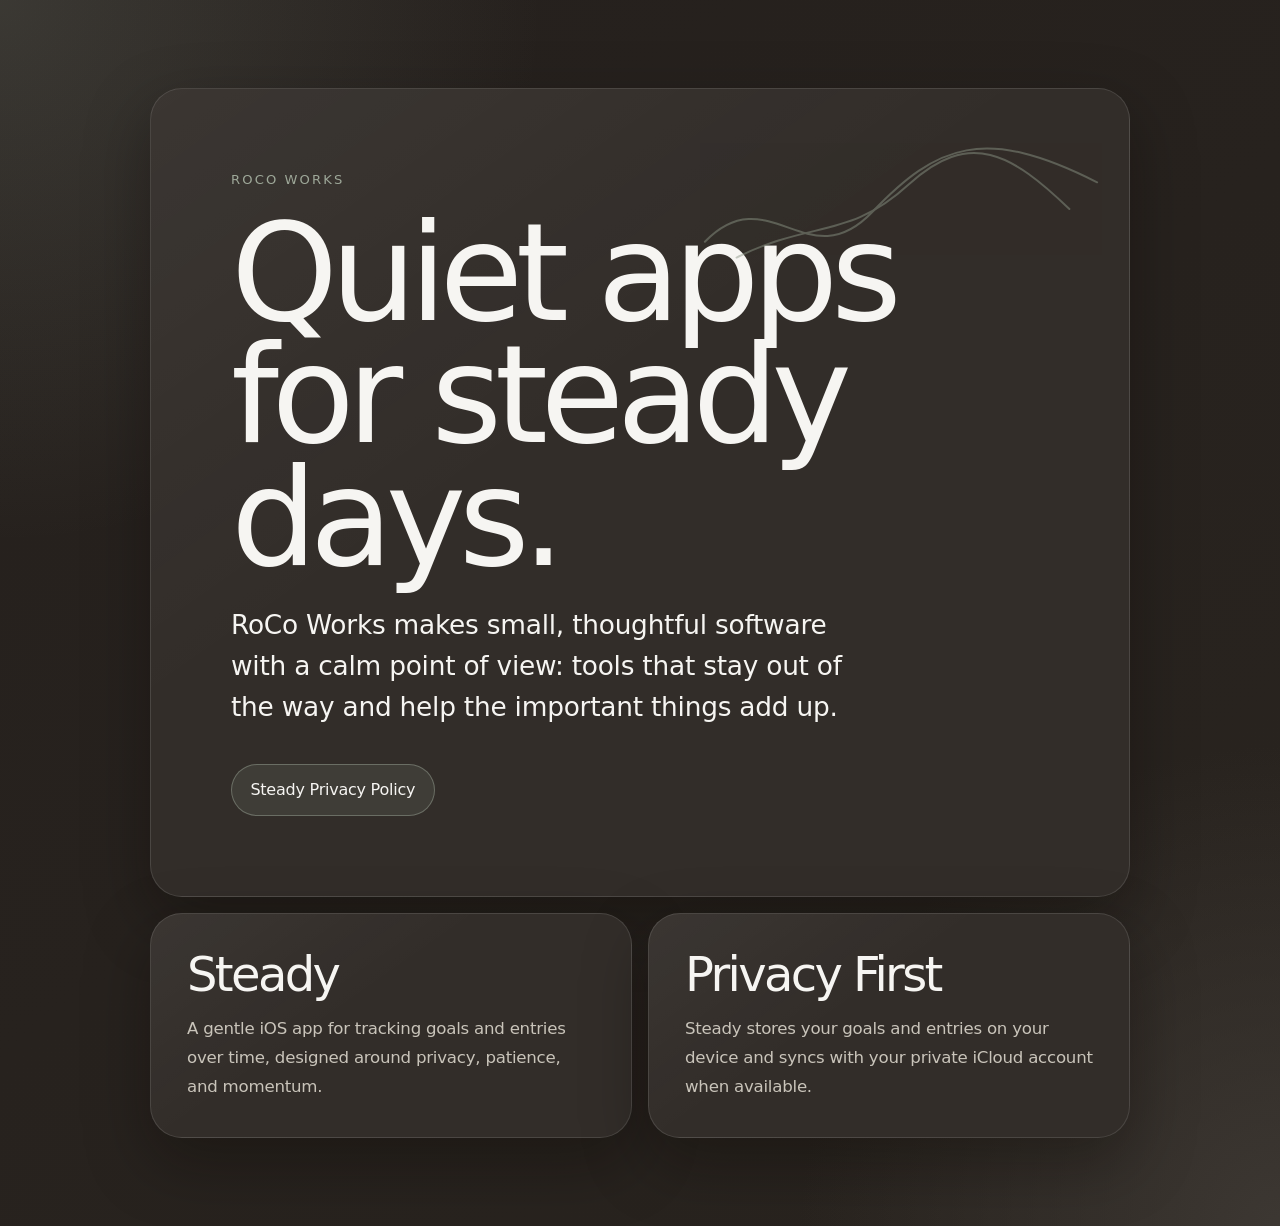
<file: index.html>
<!doctype html>
<html lang="en">
  <head>
    <meta charset="utf-8">
    <meta name="viewport" content="width=device-width, initial-scale=1">
    <title>RoCo Works</title>
    <meta
      name="description"
      content="RoCo Works makes quiet, thoughtful apps, including Steady."
    >
    <link rel="canonical" href="https://rocoworks.com/">
    <link rel="stylesheet" href="/styles.css">
  </head>
  <body>
    <main class="site-shell">
      <section class="hero card" aria-labelledby="home-title">
        <div class="path-mark" aria-hidden="true">
          <svg viewBox="0 0 420 180" role="img">
            <path d="M12 134 C76 68 116 172 181 104 S294 16 408 74"></path>
            <path d="M44 150 C120 112 157 132 218 76 S322 45 380 101"></path>
          </svg>
        </div>

        <p class="eyebrow">RoCo Works</p>
        <h1 id="home-title">Quiet apps for steady days.</h1>
        <p class="lede">
          RoCo Works makes small, thoughtful software with a calm point of view:
          tools that stay out of the way and help the important things add up.
        </p>

        <div class="actions" aria-label="Primary links">
          <a class="button" href="/steady/privacy/">Steady Privacy Policy</a>
        </div>
      </section>

      <section class="grid" aria-label="About RoCo Works">
        <article class="card compact">
          <h2>Steady</h2>
          <p>
            A gentle iOS app for tracking goals and entries over time, designed
            around privacy, patience, and momentum.
          </p>
        </article>

        <article class="card compact">
          <h2>Privacy First</h2>
          <p>
            Steady stores your goals and entries on your device and syncs with
            your private iCloud account when available.
          </p>
        </article>
      </section>
    </main>
  </body>
</html>
</file>
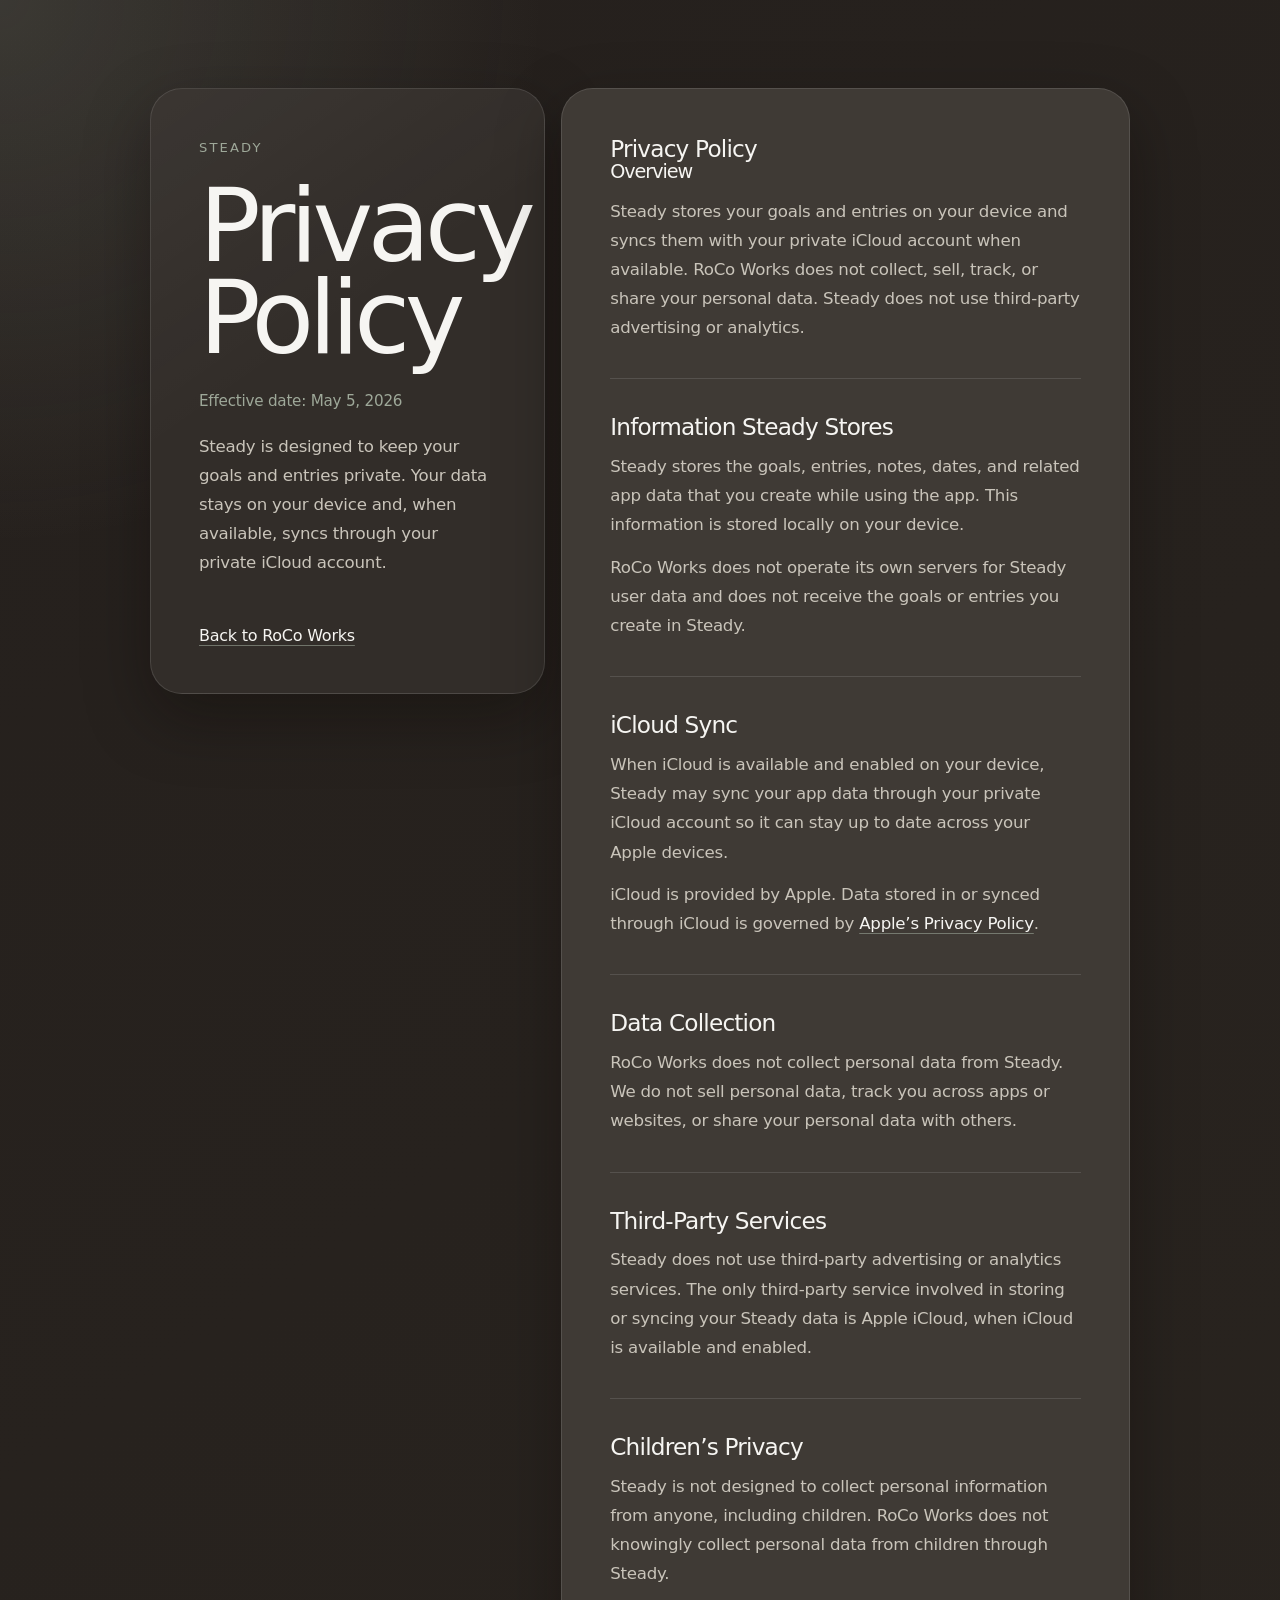
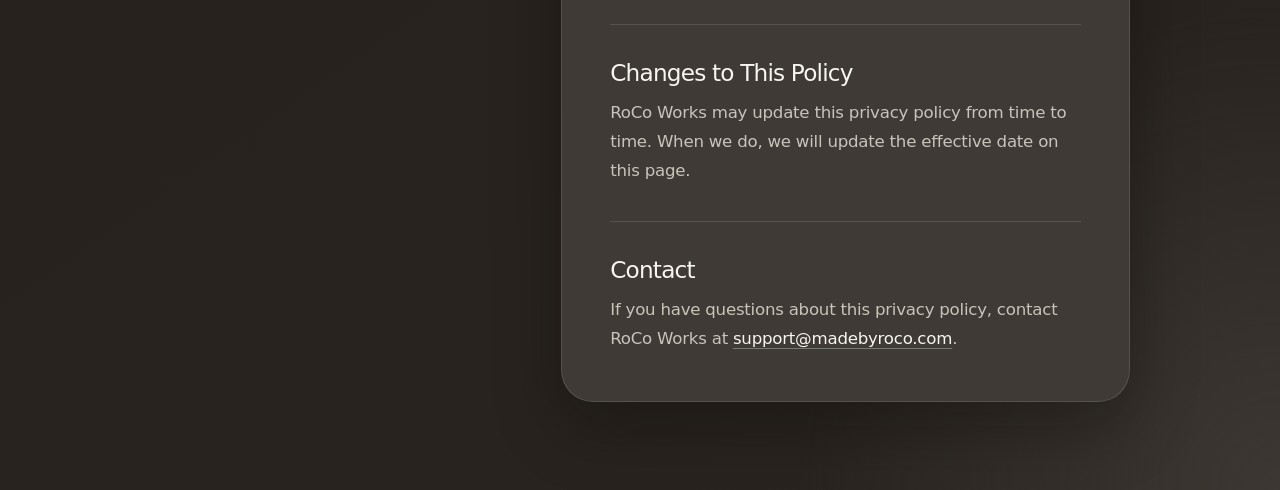
<file: steady/privacy/index.html>
<!doctype html>
<html lang="en">
  <head>
    <meta charset="utf-8">
    <meta name="viewport" content="width=device-width, initial-scale=1">
    <title>Steady Privacy Policy | RoCo Works</title>
    <meta
      name="description"
      content="Privacy policy for Steady, an iOS app by RoCo Works."
    >
    <link rel="canonical" href="https://rocoworks.com/steady/privacy/">
    <link rel="stylesheet" href="/styles.css">
  </head>
  <body>
    <main class="site-shell policy-layout">
      <header class="policy-intro card">
        <p class="eyebrow">Steady</p>
        <h1>Privacy Policy</h1>
        <p class="effective-date">Effective date: May 5, 2026</p>
        <p>
          Steady is designed to keep your goals and entries private. Your data
          stays on your device and, when available, syncs through your private
          iCloud account.
        </p>
        <a class="text-link back-link" href="/">Back to RoCo Works</a>
      </header>

      <article class="policy-content card" aria-labelledby="policy-title">
        <section aria-labelledby="overview">
          <h2 id="policy-title">Privacy Policy</h2>
          <h3 id="overview">Overview</h3>
          <p>
            Steady stores your goals and entries on your device and syncs them
            with your private iCloud account when available. RoCo Works does not
            collect, sell, track, or share your personal data. Steady does not
            use third-party advertising or analytics.
          </p>
        </section>

        <section aria-labelledby="information-steady-stores">
          <h2 id="information-steady-stores">Information Steady Stores</h2>
          <p>
            Steady stores the goals, entries, notes, dates, and related app data
            that you create while using the app. This information is stored
            locally on your device.
          </p>
          <p>
            RoCo Works does not operate its own servers for Steady user data and
            does not receive the goals or entries you create in Steady.
          </p>
        </section>

        <section aria-labelledby="icloud-sync">
          <h2 id="icloud-sync">iCloud Sync</h2>
          <p>
            When iCloud is available and enabled on your device, Steady may sync
            your app data through your private iCloud account so it can stay up
            to date across your Apple devices.
          </p>
          <p>
            iCloud is provided by Apple. Data stored in or synced through iCloud
            is governed by
            <a class="text-link" href="https://www.apple.com/legal/privacy/" rel="noopener">
              Apple’s Privacy Policy</a>.
          </p>
        </section>

        <section aria-labelledby="data-collection">
          <h2 id="data-collection">Data Collection</h2>
          <p>
            RoCo Works does not collect personal data from Steady. We do not
            sell personal data, track you across apps or websites, or share your
            personal data with others.
          </p>
        </section>

        <section aria-labelledby="third-party-services">
          <h2 id="third-party-services">Third-Party Services</h2>
          <p>
            Steady does not use third-party advertising or analytics services.
            The only third-party service involved in storing or syncing your
            Steady data is Apple iCloud, when iCloud is available and enabled.
          </p>
        </section>

        <section aria-labelledby="childrens-privacy">
          <h2 id="childrens-privacy">Children’s Privacy</h2>
          <p>
            Steady is not designed to collect personal information from anyone,
            including children. RoCo Works does not knowingly collect personal
            data from children through Steady.
          </p>
        </section>

        <section aria-labelledby="changes-to-this-policy">
          <h2 id="changes-to-this-policy">Changes to This Policy</h2>
          <p>
            RoCo Works may update this privacy policy from time to time. When we
            do, we will update the effective date on this page.
          </p>
        </section>

        <section aria-labelledby="contact">
          <h2 id="contact">Contact</h2>
          <p>
            If you have questions about this privacy policy, contact RoCo Works
            at
            <a class="text-link" href="mailto:support@madebyroco.com">
              support@madebyroco.com</a>.
          </p>
        </section>
      </article>
    </main>
  </body>
</html>
</file>
<file: styles.css>
:root {
  color-scheme: dark;
  --background: #25201d;
  --background-soft: #29241f;
  --surface: #322d29;
  --surface-secondary: #3f3a35;
  --text: #f6f5f2;
  --text-secondary: #c9c4ba;
  --accent: #9ea899;
  --accent-muted: #8c9687;
  --border: rgba(246, 245, 242, 0.12);
  --shadow: rgba(8, 6, 4, 0.34);
  --max-width: 980px;
}

* {
  box-sizing: border-box;
}

html {
  min-height: 100%;
  background: var(--background);
}

body {
  min-height: 100vh;
  margin: 0;
  color: var(--text);
  font-family:
    ui-sans-serif,
    system-ui,
    -apple-system,
    BlinkMacSystemFont,
    "Segoe UI",
    sans-serif;
  font-weight: 300;
  letter-spacing: -0.015em;
  background:
    radial-gradient(circle at top left, rgba(158, 168, 153, 0.18), transparent 34rem),
    radial-gradient(circle at bottom right, rgba(63, 58, 53, 0.88), transparent 30rem),
    linear-gradient(145deg, var(--background), var(--background-soft));
}

a {
  color: inherit;
}

.site-shell {
  width: min(100% - 2rem, var(--max-width));
  margin: 0 auto;
  padding: clamp(2rem, 7vw, 5.5rem) 0;
}

.card {
  position: relative;
  overflow: hidden;
  border: 1px solid var(--border);
  border-radius: 2rem;
  background:
    linear-gradient(145deg, rgba(255, 255, 255, 0.045), transparent 42%),
    var(--surface);
  box-shadow: 0 1.5rem 4rem var(--shadow);
}

.hero {
  min-height: min(72vh, 46rem);
  padding: clamp(2rem, 7vw, 5rem);
  display: flex;
  flex-direction: column;
  justify-content: flex-end;
}

.eyebrow {
  margin: 0 0 1.25rem;
  color: var(--accent);
  font-size: 0.82rem;
  font-weight: 400;
  letter-spacing: 0.16em;
  text-transform: uppercase;
}

h1,
h2,
h3 {
  margin: 0;
  font-weight: 300;
  letter-spacing: -0.055em;
  text-wrap: balance;
}

h1 {
  max-width: 12ch;
  font-size: clamp(3.6rem, 12vw, 8.5rem);
  line-height: 0.9;
}

h2 {
  font-size: clamp(1.8rem, 4vw, 3rem);
  line-height: 1;
}

h3 {
  color: var(--text);
  font-size: 1.2rem;
  line-height: 1.2;
}

p {
  color: var(--text-secondary);
  font-size: 1.04rem;
  line-height: 1.75;
}

.lede {
  max-width: 39rem;
  margin: 1.6rem 0 0;
  color: var(--text);
  font-size: clamp(1.2rem, 2.6vw, 1.65rem);
  line-height: 1.55;
}

.actions {
  display: flex;
  flex-wrap: wrap;
  gap: 0.8rem;
  margin-top: 2.25rem;
}

.button {
  display: inline-flex;
  align-items: center;
  justify-content: center;
  min-height: 3.25rem;
  padding: 0.85rem 1.15rem;
  border: 1px solid rgba(158, 168, 153, 0.46);
  border-radius: 999px;
  color: var(--text);
  background: rgba(158, 168, 153, 0.13);
  font-weight: 400;
  text-decoration: none;
  transition:
    background-color 180ms ease,
    border-color 180ms ease,
    transform 180ms ease;
}

.button:hover,
.button:focus-visible {
  border-color: rgba(158, 168, 153, 0.78);
  background: rgba(158, 168, 153, 0.22);
  transform: translateY(-1px);
}

.button:focus-visible,
.text-link:focus-visible {
  outline: 2px solid var(--accent);
  outline-offset: 4px;
}

.grid {
  display: grid;
  grid-template-columns: repeat(2, minmax(0, 1fr));
  gap: 1rem;
  margin-top: 1rem;
}

.compact {
  padding: clamp(1.5rem, 4vw, 2.25rem);
}

.compact p {
  margin: 1rem 0 0;
}

.path-mark {
  position: absolute;
  inset: 1.25rem 1.25rem auto auto;
  width: min(52vw, 26rem);
  color: var(--accent-muted);
  opacity: 0.48;
  pointer-events: none;
}

.path-mark svg {
  display: block;
  width: 100%;
  height: auto;
  fill: none;
  stroke: currentColor;
  stroke-linecap: round;
  stroke-width: 2;
}

.policy-layout {
  display: grid;
  grid-template-columns: minmax(0, 0.82fr) minmax(0, 1.18fr);
  gap: 1rem;
  align-items: start;
}

.policy-intro,
.policy-content {
  padding: clamp(1.5rem, 4vw, 3rem);
}

.policy-intro {
  position: sticky;
  top: 1rem;
}

.policy-intro h1 {
  max-width: 7ch;
  font-size: clamp(3.2rem, 8vw, 6.5rem);
}

.effective-date {
  margin: 1.5rem 0 0;
  color: var(--accent);
  font-size: 0.95rem;
  font-weight: 400;
}

.policy-content {
  background: var(--surface-secondary);
}

.policy-content section + section {
  margin-top: 2.25rem;
  padding-top: 2.25rem;
  border-top: 1px solid var(--border);
}

.policy-content h2 {
  font-size: 1.45rem;
  letter-spacing: -0.035em;
}

.policy-content p {
  margin: 0.85rem 0 0;
}

.policy-content ul {
  margin: 1rem 0 0;
  padding-left: 1.2rem;
  color: var(--text-secondary);
  line-height: 1.7;
}

.policy-content li + li {
  margin-top: 0.55rem;
}

.text-link {
  color: var(--text);
  font-weight: 400;
  text-decoration-color: rgba(158, 168, 153, 0.58);
  text-decoration-thickness: 1px;
  text-underline-offset: 0.22em;
}

.back-link {
  display: inline-flex;
  margin-top: 2rem;
}

@media (max-width: 760px) {
  .site-shell {
    width: min(100% - 1rem, var(--max-width));
    padding: 0.5rem 0;
  }

  .hero {
    min-height: calc(100vh - 1rem);
    border-radius: 1.5rem;
  }

  .grid,
  .policy-layout {
    grid-template-columns: 1fr;
  }

  .policy-intro {
    position: relative;
    top: auto;
  }

  .policy-intro,
  .policy-content,
  .compact {
    border-radius: 1.5rem;
  }

  .path-mark {
    width: 18rem;
    opacity: 0.28;
  }
}
</file>
